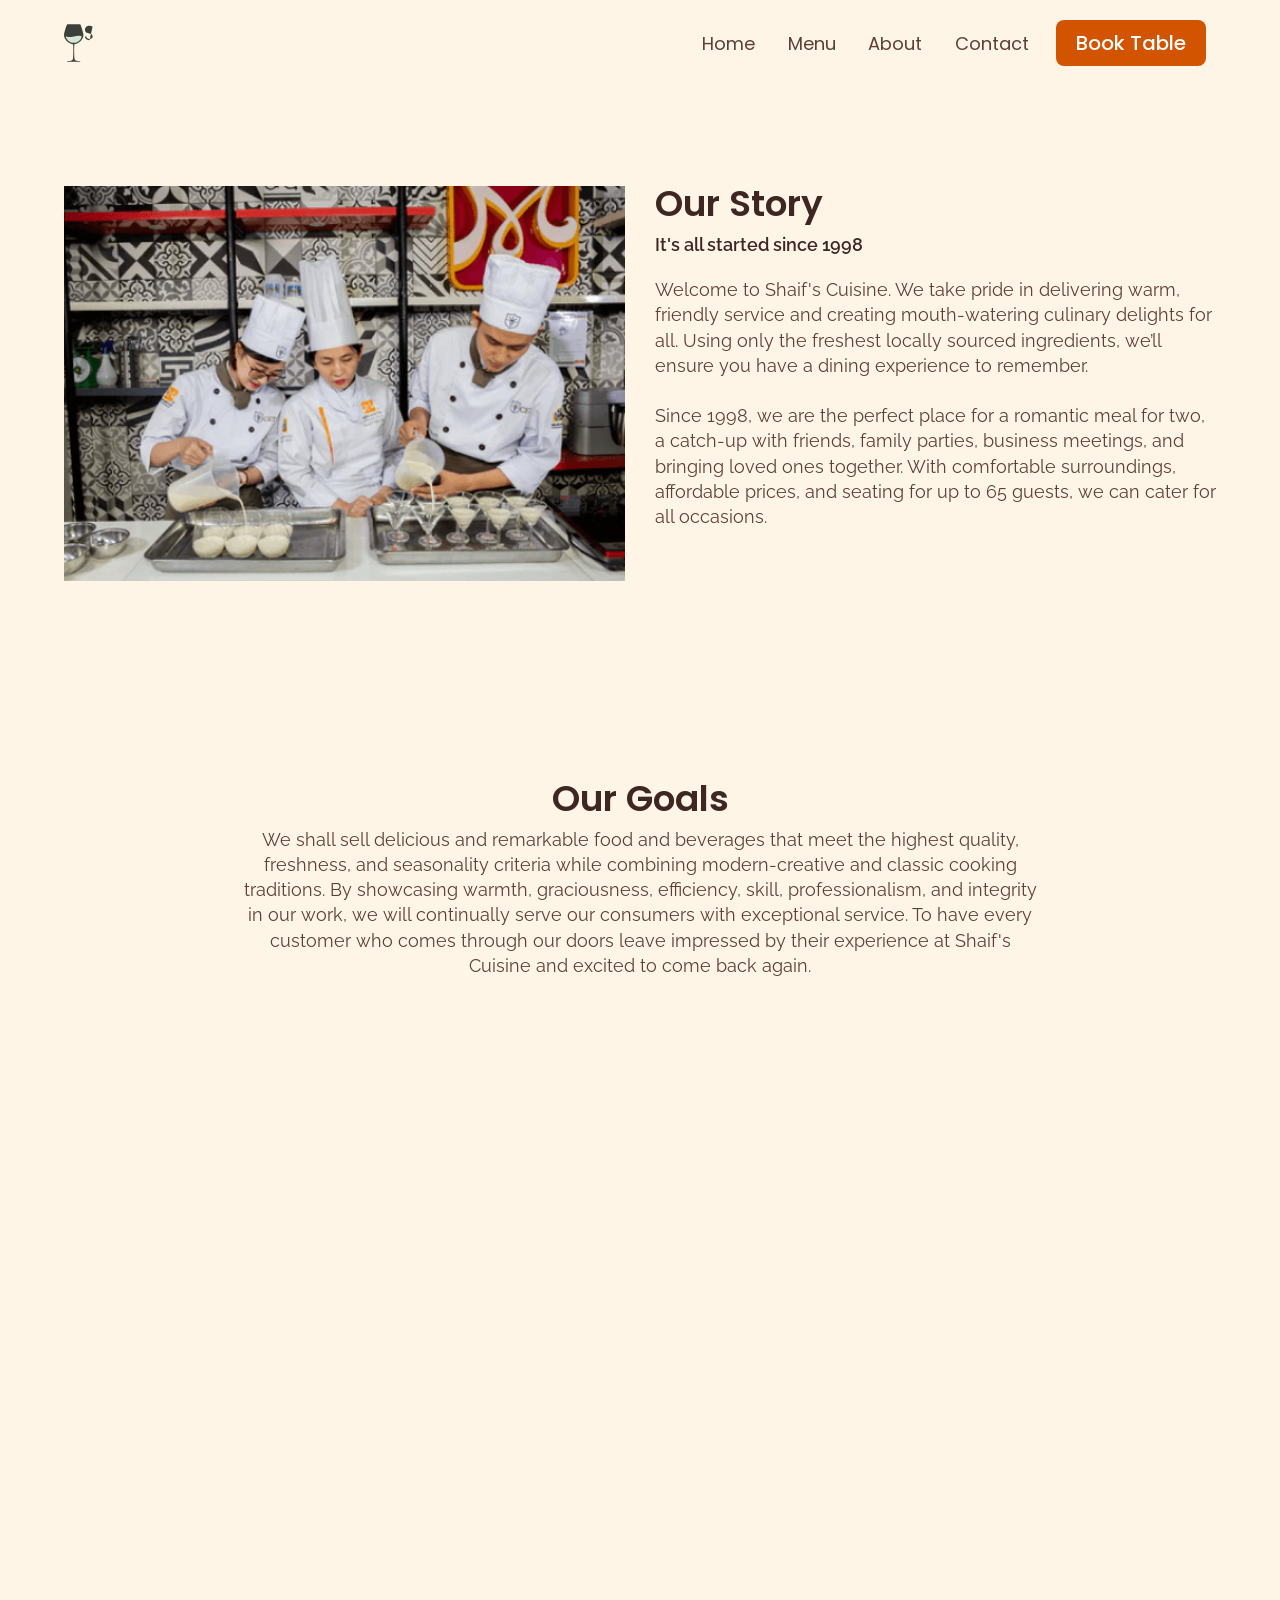
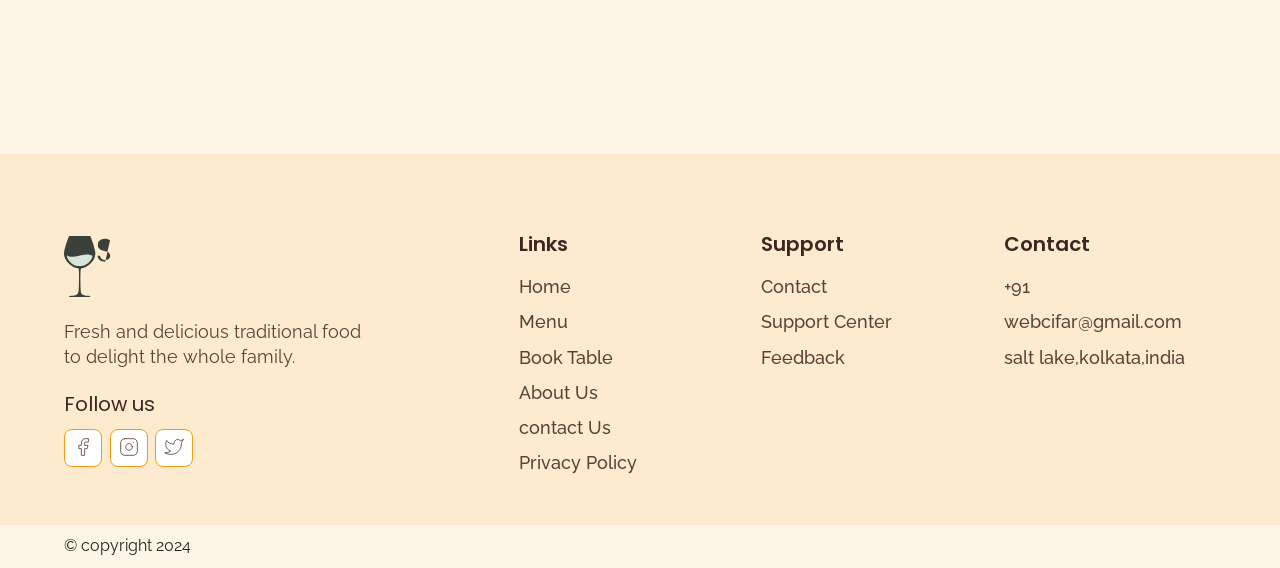
<file: surajit/about.html>
<!DOCTYPE html>
<html lang="en">

<head>
  <meta charset="UTF-8">
  <meta http-equiv="X-UA-Compatible" content="IE=edge">
  <meta name="viewport" content="width=device-width, initial-scale=1.0">
  <link rel="shortcut icon" href="./images/favicon.ico" type="image/x-icon">
  <title>About | Restro</title>
  <link rel="stylesheet" href="./css/reset.css">
  <link rel="stylesheet" href="./css/globalStyles.css">
  <link rel="stylesheet" href="./css/components.css">
  <!-- aos library css  -->
  <link rel="stylesheet" href="https://unpkg.com/aos@next/dist/aos.css" />
  <link rel="stylesheet" href="./css/about.css">
</head>

<body>
  <!-- Nav Section -->
  <div class="nav">
    <div class="container">
      <div class="nav__wrapper">
        <a href="./index.html" class="logo">
          <img src="./images/logo.svg" alt="shaif's cuisine">
        </a>
        <nav>
          <div class="nav__icon">
            <svg xmlns="http://www.w3.org/2000/svg" width="24" height="24" viewBox="0 0 24 24" fill="none"
              stroke="currentColor" stroke-width="2" stroke-linecap="round" stroke-linejoin="round"
              class="feather feather-menu">
              <line x1="3" y1="12" x2="21" y2="12" />
              <line x1="3" y1="6" x2="21" y2="6" />
              <line x1="3" y1="18" x2="21" y2="18" />
            </svg>
          </div>
          <div class="nav__bgOverlay"></div>
          <ol class="nav__list">
            <div class="nav__close">
              <svg xmlns="http://www.w3.org/2000/svg" width="24" height="24" viewBox="0 0 24 24" fill="none"
                stroke="currentColor" stroke-width="2" stroke-linecap="round" stroke-linejoin="round"
                class="feather feather-x">
                <line x1="18" y1="6" x2="6" y2="18" />
                <line x1="6" y1="6" x2="18" y2="18" />
              </svg>
            </div>
            <div class="nav__list__wrapper">

              <li><a class="nav__link" href="./index.html">Home</a></li>
              <li><a class="nav__link" href="./menu.html">Menu</a></li>
              <li><a class="nav__link" href="./about.html">About</a></li>
              <li><a class="nav__link" href="./contact.html">Contact</a></li>
              <li><a href="./booking.html" class="btn primary-btn">Book Table</a></li>
            </div>
          </ol>
        </nav>
      </div>
    </div>
  </div>
  <!-- End Nav Section -->
  <!-- Our Story Section -->
  <section id="ourStory" data-aos="fade-up">
    <div class="container">
      <div class="ourStory__wrapper">

        <div class="ourStory__img">
          <img src="./images/ourStoryImg.png" alt="shaif's cuisine">
        </div>
        <div class="ourStory__info">
          <h3 class="ourStory__title">
            Our Story
          </h3>
          <p class="ourStory__subtitle">
            It's all started since 1998
          </p>
          <p class="ourStory__text">
            Welcome to Shaif's Cuisine. We take pride in delivering warm, friendly service and creating mouth-watering
            culinary delights for all. Using only the freshest locally sourced ingredients, we’ll ensure you have a
            dining
            experience to remember.
            <br><br>
            Since 1998, we are the perfect place for a romantic meal for two, a catch-up with friends, family parties,
            business meetings, and bringing loved ones together. With comfortable surroundings, affordable prices, and
            seating for up to 65 guests, we can cater for all occasions.
          </p>
        </div>
      </div>
    </div>
  </section>
  <!-- End Our Story Section -->
  <!-- Our Goals -->
  <section id="ourGoals" data-aos="fade-down">
    <div class="container">
      <div class="ourGoals__info">
        <h3 class="ourGoals__title">
          Our Goals
        </h3>
        <p class="ourGoals__text">
          We shall sell delicious and remarkable food and beverages that meet the highest quality, freshness, and
          seasonality criteria while combining modern-creative and classic cooking traditions. By showcasing warmth,
          graciousness, efficiency, skill, professionalism, and integrity in our work, we will continually serve our
          consumers with exceptional service. To have every customer who comes through our doors leave impressed by
          their experience at Shaif's Cuisine and excited to come back again.
        </p>
      </div>
      <div class="ourGoals__imgs__wrapper" data-aos="fade-up">
        <div class="ourGoals__img1">
          <img src="./images/ourGoals_img1.png" alt="kitchen img">
        </div>
        <div class="ourGoals__img2">
          <img src="./images/ourGoals_img2.png" alt="kitchen img">
        </div>
        <div class="ourGoals__img3">
          <img src="./images/ourGoals_img3.png" alt="kitchen img">
        </div>
      </div>
    </div>
  </section>
  <!-- End Our Goals -->
  <!-- Footer -->
  <footer>
    <div class="container">
      <div class="footer__wrapper">
        <div class="footer__col1">
          <div class="footer__logo">
            <img src="./images/logo.svg" alt="shaif's cuisine">
          </div>
          <p class="footer__desc">
            Fresh and delicious traditional food to delight the whole family.
          </p>
          <div class="footer__socials">
            <h4 class="footer__socials__title">Follow us</h4>
            <ol class="footer__socials__list">
              <li>
                <a href="#">
                  <svg xmlns="http://www.w3.org/2000/svg" width="24" height="24" viewBox="0 0 24 24" fill="none"
                    stroke="currentColor" stroke-width="1" stroke-linecap="round" stroke-linejoin="round"
                    class="feather feather-facebook">
                    <path d="M18 2h-3a5 5 0 0 0-5 5v3H7v4h3v8h4v-8h3l1-4h-4V7a1 1 0 0 1 1-1h3z" />
                  </svg>
                </a>
              </li>
              <li>
                <a href="#">
                  <svg xmlns="http://www.w3.org/2000/svg" width="24" height="24" viewBox="0 0 24 24" fill="none"
                    stroke="currentColor" stroke-width="1" stroke-linecap="round" stroke-linejoin="round"
                    class="feather feather-instagram">
                    <rect x="2" y="2" width="20" height="20" rx="5" ry="5" />
                    <path d="M16 11.37A4 4 0 1 1 12.63 8 4 4 0 0 1 16 11.37z" />
                    <line x1="17.5" y1="6.5" x2="17.51" y2="6.5" />
                  </svg>
                </a>
              </li>
              <li>
                <a href="#">
                  <svg xmlns="http://www.w3.org/2000/svg" width="24" height="24" viewBox="0 0 24 24" fill="none"
                    stroke="currentColor" stroke-width="1" stroke-linecap="round" stroke-linejoin="round"
                    class="feather feather-twitter">
                    <path
                      d="M23 3a10.9 10.9 0 0 1-3.14 1.53 4.48 4.48 0 0 0-7.86 3v1A10.66 10.66 0 0 1 3 4s-4 9 5 13a11.64 11.64 0 0 1-7 2c9 5 20 0 20-11.5a4.5 4.5 0 0 0-.08-.83A7.72 7.72 0 0 0 23 3z" />
                  </svg>
                </a>
              </li>
            </ol>
          </div>
        </div>
        <div class="footer__col2">
          <h3 class="footer__text__title">
            Links
          </h3>
          <ol class="footer__text">
            <li>
              <a href="/index.html">Home</a>
            </li>
            <li>
              <a href="./menu.html">Menu</a>
            </li>
            <li>
              <a href="./booking.html">Book Table</a>
            </li>
            <li>
              <a href="./about.html">About Us</a>
            </li>
            <li>
              <a href="./contact.html">contact Us</a>
            </li>
            <li>
              <a href="#">Privacy Policy</a>
            </li>
          </ol>
        </div>
        <div class="footer__col3">
          <h3 class="footer__text__title">
            Support
          </h3>
          <ol class="footer__text">
            <li>
              <a href="#">Contact</a>
            </li>
            <li>
              <a href="#">Support Center</a>
            </li>
            <li>
              <a href="#">Feedback</a>
            </li>
          </ol>
        </div>
        <div class="footer__col4">
          <h3 class="footer__text__title">
            Contact
          </h3>
          <ol class="footer__text">
            <li>
              <a href="#">+91</a>
            </li>
            <li>
              <a href="#">webcifar@gmail.com</a>
            </li>
            <li>
              <a href="#">salt lake,kolkata,india</a>
            </li>
          </ol>
        </div>
      </div>
    </div>
  </footer>
  <div id="copyright">
    <div class="container">
      <p class="copyright__text">
        © copyright 2024
      </p>
    </div>
  </div>
  <!-- End Footer -->

  <!-- aos scripts -->
  <script src="https://unpkg.com/aos@next/dist/aos.js"></script>
  <!-- custom scripts -->
  <script src="./main.js"></script>
</body>

</html>
</file>
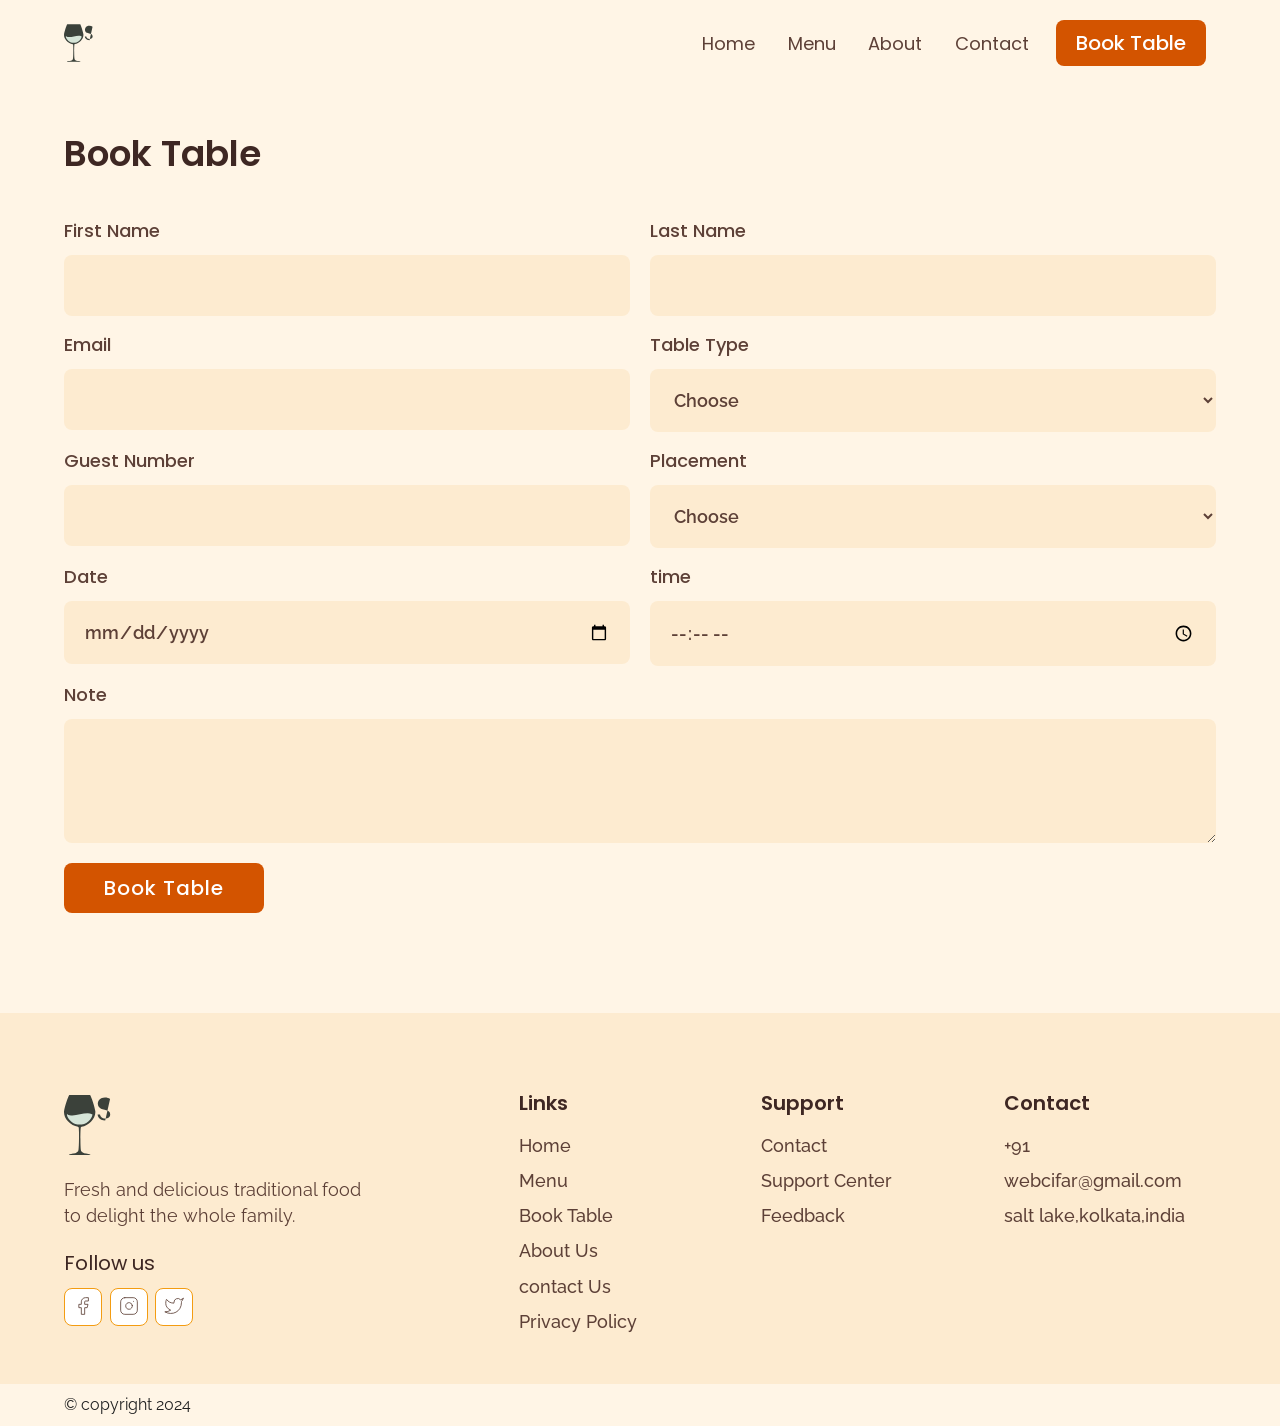
<file: surajit/booking.html>
<!DOCTYPE html>
<html lang="en">

<head>
  <meta charset="UTF-8">
  <meta http-equiv="X-UA-Compatible" content="IE=edge">
  <meta name="viewport" content="width=device-width, initial-scale=1.0">
  <link rel="shortcut icon" href="./images/favicon.ico" type="image/x-icon">
  <title>Booking | Restro</title>
  <link rel="stylesheet" href="./css/reset.css">
  <link rel="stylesheet" href="./css/globalStyles.css">
  <link rel="stylesheet" href="./css/components.css">
  <!-- aos library css  -->
  <link rel="stylesheet" href="https://unpkg.com/aos@next/dist/aos.css" />
</head>

<body>
  <!-- Nav Section -->
  <div class="nav">
    <div class="container">
      <div class="nav__wrapper">
        <a href="./index.html" class="logo">
          <img src="./images/logo.svg" alt="shaif's cuisine">
        </a>
        <nav>
          <div class="nav__icon">
            <svg xmlns="http://www.w3.org/2000/svg" width="24" height="24" viewBox="0 0 24 24" fill="none"
              stroke="currentColor" stroke-width="2" stroke-linecap="round" stroke-linejoin="round"
              class="feather feather-menu">
              <line x1="3" y1="12" x2="21" y2="12" />
              <line x1="3" y1="6" x2="21" y2="6" />
              <line x1="3" y1="18" x2="21" y2="18" />
            </svg>
          </div>
          <div class="nav__bgOverlay"></div>
          <ol class="nav__list">
            <div class="nav__close">
              <svg xmlns="http://www.w3.org/2000/svg" width="24" height="24" viewBox="0 0 24 24" fill="none"
                stroke="currentColor" stroke-width="2" stroke-linecap="round" stroke-linejoin="round"
                class="feather feather-x">
                <line x1="18" y1="6" x2="6" y2="18" />
                <line x1="6" y1="6" x2="18" y2="18" />
              </svg>
            </div>
            <div class="nav__list__wrapper">

              <li><a class="nav__link" href="./index.html">Home</a></li>
              <li><a class="nav__link" href="./menu.html">Menu</a></li>
              <li><a class="nav__link" href="./about.html">About</a></li>
              <li><a class="nav__link" href="./contact.html">Contact</a></li>
              <li><a href="./booking.html" class="btn primary-btn">Book Table</a></li>
            </div>
          </ol>
        </nav>
      </div>
    </div>
  </div>
  <!-- End Nav Section -->
  <!-- Booking Section -->
  <section id="form" data-aos="fade-up">
    <div class="container">
      <h3 class="form__title">Book Table</h3>
      <div class="form__wrapper">
        <form name="booking" method="POST" netlify>
          <div class="form__group">
            <label for="firstName">First Name</label>
            <input type="text" id="firstName" name="First Name" required>
          </div>
          <div class="form__group">
            <label for="lastName">Last Name</label>
            <input type="text" id="lastName" name="Last Name" required>
          </div>
          <div class="form__group">
            <label for="email">Email</label>
            <input type="email" id="email" name="Email" required>
          </div>
          <div class="form__group">
            <label for="tableType">Table Type</label>
            <select name="Table Type" id="tableType" required>
              <option selected disabled>Choose</option>
              <option value="small">Small(2 persons)</option>
              <option value="medium">Small(4 persons)</option>
              <option value="large">large(6 persons)</option>
            </select>
          </div>
          <div class="form__group">
            <label for="guestNumber">Guest Number</label>
            <input type="number" id="guestNumber" name="Guest Number" min="1" max="10" required>
          </div>
          <div class="form__group">
            <label for="placement">Placement</label>
            <select name="Placement" id="placement">
              <option selected disabled>Choose</option>
              <option value="outdoor">Outdoor</option>
              <option value="indoor">Indoor</option>
              <option value="rooftop">rooftop</option>
            </select>
          </div>
          <div class="form__group">
            <label for="date">Date</label>
            <input type="date" id="date" name="Date" required>
          </div>
          <div class="form__group">
            <label for="time">time</label>
            <input type="time" id="time" name="Time" required>
          </div>
          <div class="form__group form__group__full">
            <label for="note">Note</label>
            <textarea name="Note" id="note" rows="4"></textarea>
          </div>
          <button type="submit" class="btn primary-btn">Book Table</button>
        </form>
      </div>
    </div>
  </section>
  <!-- End Booking Section -->
  <!-- Footer -->
  <footer>
    <div class="container">
      <div class="footer__wrapper">
        <div class="footer__col1">
          <div class="footer__logo">
            <img src="./images/logo.svg" alt="shaif's cuisine">
          </div>
          <p class="footer__desc">
            Fresh and delicious traditional food to delight the whole family.
          </p>
          <div class="footer__socials">
            <h4 class="footer__socials__title">Follow us</h4>
            <ol class="footer__socials__list">
              <li>
                <a href="#">
                  <svg xmlns="http://www.w3.org/2000/svg" width="24" height="24" viewBox="0 0 24 24" fill="none"
                    stroke="currentColor" stroke-width="1" stroke-linecap="round" stroke-linejoin="round"
                    class="feather feather-facebook">
                    <path d="M18 2h-3a5 5 0 0 0-5 5v3H7v4h3v8h4v-8h3l1-4h-4V7a1 1 0 0 1 1-1h3z" />
                  </svg>
                </a>
              </li>
              <li>
                <a href="#">
                  <svg xmlns="http://www.w3.org/2000/svg" width="24" height="24" viewBox="0 0 24 24" fill="none"
                    stroke="currentColor" stroke-width="1" stroke-linecap="round" stroke-linejoin="round"
                    class="feather feather-instagram">
                    <rect x="2" y="2" width="20" height="20" rx="5" ry="5" />
                    <path d="M16 11.37A4 4 0 1 1 12.63 8 4 4 0 0 1 16 11.37z" />
                    <line x1="17.5" y1="6.5" x2="17.51" y2="6.5" />
                  </svg>
                </a>
              </li>
              <li>
                <a href="#">
                  <svg xmlns="http://www.w3.org/2000/svg" width="24" height="24" viewBox="0 0 24 24" fill="none"
                    stroke="currentColor" stroke-width="1" stroke-linecap="round" stroke-linejoin="round"
                    class="feather feather-twitter">
                    <path
                      d="M23 3a10.9 10.9 0 0 1-3.14 1.53 4.48 4.48 0 0 0-7.86 3v1A10.66 10.66 0 0 1 3 4s-4 9 5 13a11.64 11.64 0 0 1-7 2c9 5 20 0 20-11.5a4.5 4.5 0 0 0-.08-.83A7.72 7.72 0 0 0 23 3z" />
                  </svg>
                </a>
              </li>
            </ol>
          </div>
        </div>
        <div class="footer__col2">
          <h3 class="footer__text__title">
            Links
          </h3>
          <ol class="footer__text">
            <li>
              <a href="/index.html">Home</a>
            </li>
            <li>
              <a href="./menu.html">Menu</a>
            </li>
            <li>
              <a href="./booking.html">Book Table</a>
            </li>
            <li>
              <a href="./about.html">About Us</a>
            </li>
            <li>
              <a href="./contact.html">contact Us</a>
            </li>
            <li>
              <a href="#">Privacy Policy</a>
            </li>
          </ol>
        </div>
        <div class="footer__col3">
          <h3 class="footer__text__title">
            Support
          </h3>
          <ol class="footer__text">
            <li>
              <a href="#">Contact</a>
            </li>
            <li>
              <a href="#">Support Center</a>
            </li>
            <li>
              <a href="#">Feedback</a>
            </li>
          </ol>
        </div>
        <div class="footer__col4">
          <h3 class="footer__text__title">
            Contact
          </h3>
          <ol class="footer__text">
            <li>
              <a href="#">+91</a>
            </li>
            <li>
              <a href="#">webcifar@gmail.com</a>
            </li>
            <li>
              <a href="#">salt lake,kolkata,india</a>
            </li>
          </ol>
        </div>
      </div>
    </div>
  </footer>
  <div id="copyright">
    <div class="container">
      <p class="copyright__text">
        © copyright 2024
      </p>
    </div>
  </div>
  <!-- End Footer -->

  <!-- aos scripts -->
  <script src="https://unpkg.com/aos@next/dist/aos.js"></script>
  <!-- custom scripts -->
  <script src="./main.js"></script>
</body>

</html>
</file>
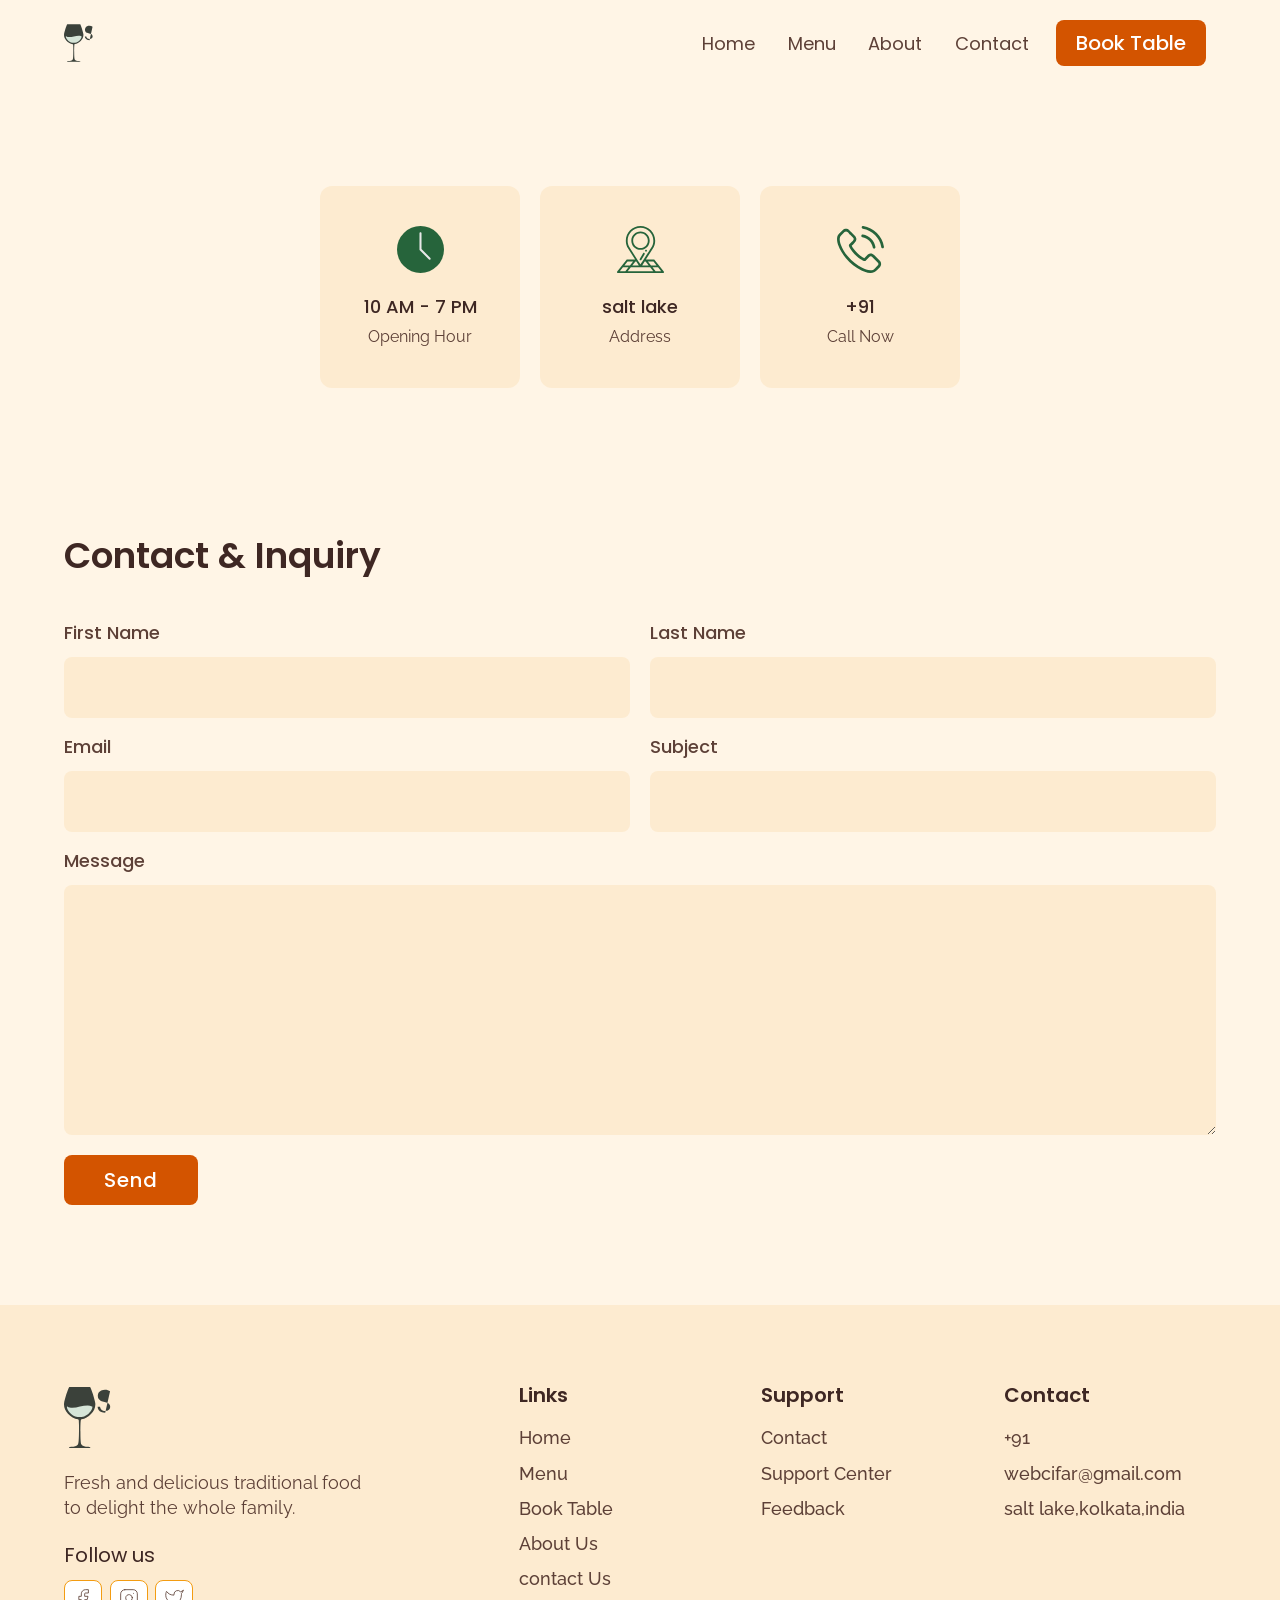
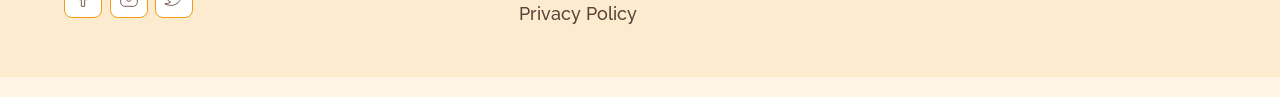
<file: surajit/contact.html>
<!DOCTYPE html>
<html lang="en">

<head>
  <meta charset="UTF-8">
  <meta http-equiv="X-UA-Compatible" content="IE=edge">
  <meta name="viewport" content="width=device-width, initial-scale=1.0">
  <link rel="shortcut icon" href="./images/favicon.ico" type="image/x-icon">
  <title>Contact | Restro</title>
  <link rel="stylesheet" href="./css/reset.css">
  <link rel="stylesheet" href="./css/globalStyles.css">
  <link rel="stylesheet" href="./css/components.css">
  <!-- aos library css  -->
  <link rel="stylesheet" href="https://unpkg.com/aos@next/dist/aos.css" />
  <!-- Add your custom css -->
</head>

<body>
  <!-- Nav Section -->
  <div class="nav">
    <div class="container">
      <div class="nav__wrapper">
        <a href="./index.html" class="logo">
          <img src="./images/logo.svg" alt="shaif's cuisine">
        </a>
        <nav>
          <div class="nav__icon">
            <svg xmlns="http://www.w3.org/2000/svg" width="24" height="24" viewBox="0 0 24 24" fill="none"
              stroke="currentColor" stroke-width="2" stroke-linecap="round" stroke-linejoin="round"
              class="feather feather-menu">
              <line x1="3" y1="12" x2="21" y2="12" />
              <line x1="3" y1="6" x2="21" y2="6" />
              <line x1="3" y1="18" x2="21" y2="18" />
            </svg>
          </div>
          <div class="nav__bgOverlay"></div>
          <ol class="nav__list">
            <div class="nav__close">
              <svg xmlns="http://www.w3.org/2000/svg" width="24" height="24" viewBox="0 0 24 24" fill="none"
                stroke="currentColor" stroke-width="2" stroke-linecap="round" stroke-linejoin="round"
                class="feather feather-x">
                <line x1="18" y1="6" x2="6" y2="18" />
                <line x1="6" y1="6" x2="18" y2="18" />
              </svg>
            </div>
            <div class="nav__list__wrapper">

              <li><a class="nav__link" href="./index.html">Home</a></li>
              <li><a class="nav__link" href="./menu.html">Menu</a></li>
              <li><a class="nav__link" href="./about.html">About</a></li>
              <li><a class="nav__link" href="./contact.html">Contact</a></li>
              <li><a href="./booking.html" class="btn primary-btn">Book Table</a></li>
            </div>
          </ol>
        </nav>
      </div>
    </div>
  </div>
  <!-- End Nav Section -->
  <!-- Store Info Section -->
  <section id="storeInfo" data-aos="fade-up">
    <div class="container">
      <div class="storeInfo__wrapper">
        <div class="storeInfo__item">
          <div class="storeInfo__icon">
            <img src="./images/wall-clock-icon.svg" alt="clock icon">
          </div>
          <h3 class="storeInfo__title">
            10 AM - 7 PM
          </h3>
          <p class="storeInfo__text">
            Opening Hour
          </p>
        </div>
        <div class="storeInfo__item">
          <div class="storeInfo__icon">
            <img src="./images/address-icon.svg" alt="clock icon">
          </div>
          <h3 class="storeInfo__title">
            salt lake
          </h3>
          <p class="storeInfo__text">
            Address
          </p>
        </div>
        <div class="storeInfo__item">
          <div class="storeInfo__icon">
            <img src="./images/phone-icon.svg" alt="clock icon">
          </div>
          <h3 class="storeInfo__title">
            +91
          </h3>
          <p class="storeInfo__text">
            Call Now
          </p>
        </div>
      </div>
    </div>
  </section>
  <!-- End Store Info Section -->
  <!-- Contact Form Section -->
  <section id="form" data-aos="fade-down">
    <div class="container">
      <h3 class="form__title">
        Contact & Inquiry
      </h3>
      <div class="form__wrapper">
        <form name="contact" method="POST" netlify>
          <div class="form__group">
            <label for="firstName">First Name</label>
            <input type="text" id="firstName" name="First Name" required>
          </div>
          <div class="form__group">
            <label for="lastName">Last Name</label>
            <input type="text" id="lastName" name="Last Name" required>
          </div>
          <div class="form__group">
            <label for="email">Email</label>
            <input type="email" id="email" name="Email" required>
          </div>
          <div class="form__group">
            <label for="subject">Subject</label>
            <input type="text" id="subject" name="Subject" required>
          </div>
          <div class="form__group form__group__full">
            <label for="message">Message</label>
            <textarea name="Message" id="message" cols="30" rows="10" required></textarea>
          </div>
          <button type="submit" class="btn primary-btn">Send</button>
        </form>
      </div>
    </div>
  </section>
  <!-- End Contact Form Section-->
  <!-- Footer -->
  <footer>
    <div class="container">
      <div class="footer__wrapper">
        <div class="footer__col1">
          <div class="footer__logo">
            <img src="./images/logo.svg" alt="shaif's cuisine">
          </div>
          <p class="footer__desc">
            Fresh and delicious traditional food to delight the whole family.
          </p>
          <div class="footer__socials">
            <h4 class="footer__socials__title">Follow us</h4>
            <ol class="footer__socials__list">
              <li>
                <a href="#">
                  <svg xmlns="http://www.w3.org/2000/svg" width="24" height="24" viewBox="0 0 24 24" fill="none"
                    stroke="currentColor" stroke-width="1" stroke-linecap="round" stroke-linejoin="round"
                    class="feather feather-facebook">
                    <path d="M18 2h-3a5 5 0 0 0-5 5v3H7v4h3v8h4v-8h3l1-4h-4V7a1 1 0 0 1 1-1h3z" />
                  </svg>
                </a>
              </li>
              <li>
                <a href="#">
                  <svg xmlns="http://www.w3.org/2000/svg" width="24" height="24" viewBox="0 0 24 24" fill="none"
                    stroke="currentColor" stroke-width="1" stroke-linecap="round" stroke-linejoin="round"
                    class="feather feather-instagram">
                    <rect x="2" y="2" width="20" height="20" rx="5" ry="5" />
                    <path d="M16 11.37A4 4 0 1 1 12.63 8 4 4 0 0 1 16 11.37z" />
                    <line x1="17.5" y1="6.5" x2="17.51" y2="6.5" />
                  </svg>
                </a>
              </li>
              <li>
                <a href="#">
                  <svg xmlns="http://www.w3.org/2000/svg" width="24" height="24" viewBox="0 0 24 24" fill="none"
                    stroke="currentColor" stroke-width="1" stroke-linecap="round" stroke-linejoin="round"
                    class="feather feather-twitter">
                    <path
                      d="M23 3a10.9 10.9 0 0 1-3.14 1.53 4.48 4.48 0 0 0-7.86 3v1A10.66 10.66 0 0 1 3 4s-4 9 5 13a11.64 11.64 0 0 1-7 2c9 5 20 0 20-11.5a4.5 4.5 0 0 0-.08-.83A7.72 7.72 0 0 0 23 3z" />
                  </svg>
                </a>
              </li>
            </ol>
          </div>
        </div>
        <div class="footer__col2">
          <h3 class="footer__text__title">
            Links
          </h3>
          <ol class="footer__text">
            <li>
              <a href="/index.html">Home</a>
            </li>
            <li>
              <a href="./menu.html">Menu</a>
            </li>
            <li>
              <a href="./booking.html">Book Table</a>
            </li>
            <li>
              <a href="./about.html">About Us</a>
            </li>
            <li>
              <a href="./contact.html">contact Us</a>
            </li>
            <li>
              <a href="#">Privacy Policy</a>
            </li>
          </ol>
        </div>
        <div class="footer__col3">
          <h3 class="footer__text__title">
            Support
          </h3>
          <ol class="footer__text">
            <li>
              <a href="#">Contact</a>
            </li>
            <li>
              <a href="#">Support Center</a>
            </li>
            <li>
              <a href="#">Feedback</a>
            </li>
          </ol>
        </div>
        <div class="footer__col4">
          <h3 class="footer__text__title">
            Contact
          </h3>
          <ol class="footer__text">
            <li>
              <a href="#">+91</a>
            </li>
            <li>
              <a href="#">webcifar@gmail.com</a>
            </li>
            <li>
              <a href="#">salt lake,kolkata,india</a>
            </li>
          </ol>
        </div>
      </div>
    </div>
  </footer>
  <div id="copyright">
    <div class="container">
      <p class="copyright__text">
        
      </p>
    </div>
  </div>
  <!-- End Footer -->


  <!-- aos script -->
  <script src="https://unpkg.com/aos@next/dist/aos.js"></script>
  <!-- custom script -->
  <script src="./main.js"></script>
</body>

</html>
</file>
<file: surajit/css/globalStyles.css>
@import url('https://fonts.googleapis.com/css2?family=Poppins:wght@500;600&family=Raleway:wght@400;500;600&display=swap');
html {
	font-size: 10px;
	overflow-x: hidden;
}
body {
	background: var(--lightGreen-2);
	overflow-x: hidden;
	visibility: hidden;
}
section {
	padding: 100px 0;
}
@media only screen and (max-width: 767px) {
	section {
		padding: 50px 0;
	}
}
.container {
	max-width: 1200px;
	width: 90%;
	margin: 0 auto;
}
/* :root {
	--green-1: #26643b;
	--green-2: #a2de96;
	--lightGreen-1: #d6e5d8;
	--lightGreen-2: #f5fcf4;
	--black-1: #3b413a;
	--black-2: #3f3c3c;
	--black-3: #5b6359;
	--white-1: #e8e8e8;
} */
:root {
    --green-1: #d35400;       /* Burnt Orange (Primary) */
    --green-2: #f39c12;       /* Vibrant Orange (Highlight) */
    --lightGreen-1: #fdebd0;  /* Light Peach (Background Accent) */
    --lightGreen-2: #fff5e6;  /* Very Light Peach (Background Base) */
    --black-1: #3e2723;       /* Deep Brown (Text Primary) */
    --black-2: #5d4037;       /* Warm Brown (Text Secondary) */
    --black-3: #795548;       /* Soft Brown (Borders) */
    --white-1: #ffffff;       /* Pure White (Elements Background) */
}

img {
	width: 100%;
	height: 100%;
	object-fit: contain;
}
h1,
h2,
h3,
h4 {
	font-family: Poppins;
}
p {
	font-family: Raleway;
	font-weight: 400;
	line-height: 1.4em;
	font-size: 1.8rem;
}
a {
	display: inline-block;
	text-decoration: none;
}
</file>
<file: surajit/css/components.css>
/* Nav Styles */
.nav {
	padding: 2rem 0;
}
.nav__icon,
.nav__close,
.nav__bgOverlay {
	display: none;
}
.nav__wrapper {
	display: flex;
	justify-content: space-between;
}
.nav__list li {
	display: inline-block;
	margin: 0 1rem;
}
.nav__list .nav__link {
	font-size: 1.8rem;
	font-family: Poppins;
	color: var(--black-2);
	padding: 0.5rem;
}
.nav__list li:hover .nav__link {
	color: var(--green-1);
}
@media only screen and (max-width: 768px) {
	.nav {
		position: relative;
		/* overflow-x: scroll; */
	}
	.nav__icon {
		display: block;
	}
	.nav__icon svg,
	.nav__close svg {
		pointer-events: none;
		height: 30px;
		width: 30px;
	}
	.nav__close {
		display: block;
		position: absolute;
		color: var(--black-1);
		right: 1rem;
		top: 1rem;
		cursor: pointer;
	}
	.nav__list {
		z-index: 1000;
		position: absolute;
		left: 100%;
		top: 0;
		height: 100vh;
		width: 80%;
		background: var(--lightGreen-1);
		display: flex;
		align-items: center;
		justify-content: flex-end;
		padding-right: 2rem;
		transform: translate(0%);
		overflow: hidden;
		transition: 0.3s ease-in transform;
	}
	.nav__list.show {
		transform: translate(-100%);
	}
	.nav__list li {
		display: block;
		text-align: right;
		margin-bottom: 2rem;
	}
	.nav__list a {
		font-size: 1.6rem;
	}
	.nav__bgOverlay {
		position: absolute;
		left: 0;
		top: 0;
		z-index: 1000;
		height: 100vh;
		width: 100%;
		background: rgba(18, 24, 14, 0.808);
		display: none;
	}
	.nav__bgOverlay.active {
		display: block;
	}
}
/* End Nav Styles */
/* Global Button Styles */
.btn {
	color: var(--green-1);
	font-family: Poppins;
	font-weight: 500;
	border-radius: 8px;
	font-size: 1.4rem;
	padding: 1.2rem 2rem;
}
.primary-btn {
	color: var(--white-1);
	background: var(--green-1);
}
@media only screen and (min-width: 700px) {
	.btn {
		padding: 1.3rem 2rem;
		font-size: 2rem;
	}
}
/* End Global Button Styles */

/* Store info section styles*/
.storeInfo__wrapper {
	display: flex;
	justify-content: center;
	flex-wrap: wrap;
	gap: 1rem;
}
.storeInfo__item {
	background-color: var(--lightGreen-1);
	padding: 20px 30px;
	text-align: center;
	text-align: center;
	border-radius: 12px;
	width: 150px;
}
.storeInfo__icon {
	width: 30px;
	margin: 0 auto;
	margin-bottom: 1.5rem;
}
.storeInfo__title {
	font-size: 1.4rem;
	font-family: Poppins;
	font-weight: 500;
	margin-bottom: 0.5rem;
	color: var(--black-1);
}
.storeInfo__text {
	font-size: 1.4rem;
	font-family: Raleway;
	color: var(--black-2);
}
@media only screen and (min-width: 768px) {
	.storeInfo__wrapper {
		gap: 2rem;
	}
	.storeInfo__item {
		min-width: 200px;
		padding: 40px 0;
	}
	.storeInfo__icon {
		width: 47px;
		margin-bottom: 2.5rem;
	}
	.storeInfo__title {
		font-size: 1.8rem;
		margin-bottom: 1rem;
	}
	.storeInfo__text {
		font-size: 1.6rem;
	}
}

/* Dishes Grid */
.dishGrid__title {
	font-size: 1.8rem;
	margin-bottom: 2rem;
	font-weight: 600;
	color: var(--black-1);
}
.dishGrid__wrapper {
	display: grid;
	/* grid-template-columns: repeat(autofit, minmax(140px, 1fr)); */
	grid-template-columns: repeat(auto-fit, minmax(140px, 1fr));
	gap: 1rem;
}
.dishGrid__item {
	display: flex;
	flex-direction: column;
	background-color: var(--lightGreen-1);
	padding: 0.5rem;
	border-radius: 8px;
	gap: 0.5rem;
}
.dishGrid__item__img {
	flex: 4;
}
.dishGrid__item__info {
	flex: 5;
}
.dishGrid__item__img img {
	object-fit: cover;
	border-radius: 12px;
}
.dishGrid__item__title {
	font-size: 1.4rem;
	line-height: 1.3em;
	font-weight: 500;
	color: var(--black-1);
	margin-bottom: 0.5rem;
}
.dishGrid__item__price {
	font-size: 1.4rem;
	color: var(--green-1);
	font-weight: 600;
	margin-bottom: 0.5rem;
}
.dishGrid__item__stars {
	max-height: 15px;
	width: max-content;
}
@media only screen and (min-width: 768px) {
	.dishGrid__title {
		font-size: 2.4rem;
	}
	.dishGrid__wrapper {
		grid-template-columns: repeat(auto-fit, minmax(350px, 1fr));
		gap: 3rem;
	}
	.dishGrid__item {
		flex-direction: row;
		padding: 1.5rem;
		border-radius: 12px;
		gap: 1rem;
	}
	.dishGrid__item__title {
		font-size: 2.4rem;
		margin-bottom: 1rem;
	}
	.dishGrid__item__price {
		font-size: 2rem;
		margin-bottom: 1rem;
	}
}
/* Dishes Grid */

/* Footer Styles */
footer {
	background: var(--lightGreen-1);
	padding-top: 5rem;
	padding-bottom: 2rem;
}
.footer__wrapper {
	display: flex;
	flex-direction: column;
	gap: 3rem;
}
.footer__logo {
	width: 150px;
	margin-bottom: 2rem;
}
.footer__desc {
	font-size: 1.4rem;
	color: var(--black-2);
	margin-bottom: 2rem;
}
.footer__socials__title {
	font-size: 1.8rem;
	color: var(--black-1);
	margin-bottom: 1rem;
}
.footer__socials li {
	display: inline-block;
	margin-right: 0.5rem;
}
.footer__socials a {
	padding: 0.5rem 0.8rem;
	background-color: var(--white-1);
	border: 1px solid var(--green-2);
	border-radius: 8px;
}
.footer__socials svg {
	width: 20px;
	color: var(--black-2);
}
.footer__text__title {
	font-size: 1.8rem;
	margin-bottom: 1rem;
	color: var(--black-1);
	font-weight: 600;
}
.footer__text a {
	font-size: 1.4rem;
	margin-bottom: 0.5rem;
	color: var(--black-2);
	font-family: Raleway;
	font-weight: 500;
	line-height: 1.4em;
}
@media only screen and (min-width: 768px) {
	footer {
		padding-top: 8rem;
		padding-bottom: 4rem;
	}
	.footer__wrapper {
		flex-direction: row;
	}
	.footer__col1 {
		flex: 4;
	}
	.footer__col2,
	.footer__col3,
	.footer__col4 {
		flex: 2;
	}
	.footer__desc {
		max-width: 300px;
		font-size: 1.8rem;
		margin-bottom: 2.5rem;
	}
	.footer__socials__title {
		font-size: 2rem;
		margin-bottom: 1.5rem;
	}
	.footer__text__title {
		font-size: 2rem;
		margin-bottom: 2rem;
	}
	.footer__text a {
		font-size: 1.8rem;
		margin-bottom: 1rem;
	}
}
#copyright {
	padding: 1rem 0;
}
.copyright__text {
	font-size: 1.4rem;
	text-align: center;
}
@media only screen and (min-width: 768px) {
	.copyright__text {
		font-size: 1.6rem;
		text-align: left;
	}
}
/* End Footer Styles */

/* Form Styles */
#form {
	padding: 5rem 0;
}
.form__title {
	font-size: 1.8rem;
	color: var(--black-1);
	font-weight: 600;
}
.form__wrapper {
	padding: 3rem 0;
}
.form__wrapper form {
	display: grid;
	grid-template-columns: 1fr;
	gap: 2rem;
}
.form__group label {
	font-size: 1.6rem;
	font-family: Poppins;
	color: var(--black-2);
	font-weight: 500;
}
.form__group input,
.form__group textarea,
.form__group select {
	width: 100%;
	border: none;
	background-color: var(--lightGreen-1);
	font-size: 1.4rem;
	font-family: Raleway;
	font-weight: 600;
	padding: 1.5rem;
	border-radius: 8px;
	margin-top: 0.5rem;
	color: var(--black-2);
}
.form__group textarea {
	resize: vertical;
}
.form__wrapper button[type='submit'] {
	width: max-content;
	border: none;
	padding: 1rem 4rem;
	font-weight: 500;
	letter-spacing: 0.1rem;
}
@media only screen and (min-width: 768px) {
	.form__title {
		font-size: 3.6rem;
	}
	.form__wrapper {
		padding: 5rem 0;
	}
	.form__wrapper form {
		grid-template-columns: 1fr 1fr;
	}
	.form__group__full {
		grid-column: 1/3;
	}
	.form__group label {
		font-size: 1.8rem;
	}
	.form__group input,
	.form__group textarea,
	.form__group select {
		font-size: 1.8rem;
		padding: 2rem;
		margin-top: 1.5rem;
	}
}
</file>
<file: surajit/css/about.css>
/* Our Story Styles */
.ourStory__wrapper {
	display: flex;
	flex-direction: column;
	gap: 2rem;
}
.ourStory__title,
.ourGoals__title {
	font-size: 1.8rem;
	font-weight: 600;
	color: var(--black-1);
	margin-bottom: 1rem;
}
.ourStory__subtitle {
	font-size: 1.4rem;
	font-weight: 600;
	color: var(--black-1);
	margin-bottom: 2rem;
}
.ourStory__text,
.ourGoals__text {
	font-size: 1.4rem;
	line-height: 1.4em;
	color: var(--black-2);
}
@media only screen and (min-width: 768px) {
	.ourStory__wrapper {
		flex-direction: row;
		gap: 3rem;
	}
	.ourStory__img,
	.ourStory__info {
		flex: 1;
	}
	.ourStory__title,
	.ourGoals__title {
		font-size: 3.6rem;
	}
	.ourStory__subtitle {
		font-size: 1.8rem;
	}
	.ourStory__text,
	.ourGoals__text {
		font-size: 1.8rem;
		max-width: 800px;
	}
}

/* Our Goals Styles */

.ourGoals__info {
	text-align: left;
	margin-bottom: 5rem;
}
.ourGoals__imgs__wrapper img {
	object-fit: cover;
}
.ourGoals__imgs__wrapper {
	max-width: 800px;
	margin: 0 auto;
	display: grid;
	grid-template-columns: 1fr 1fr;
	grid-template-rows: 1fr 1fr;
	grid-row: auto;
	gap: 1rem;
}
.ourGoals__img1 {
	grid-row: 1/3;
}
@media only screen and (min-width: 768px) {
	.ourGoals__info {
		text-align: center;
	}
	.ourGoals__imgs__wrapper {
		gap: 2rem;
	}
	.ourGoals__text {
		margin: 0 auto;
	}
}
</file>
